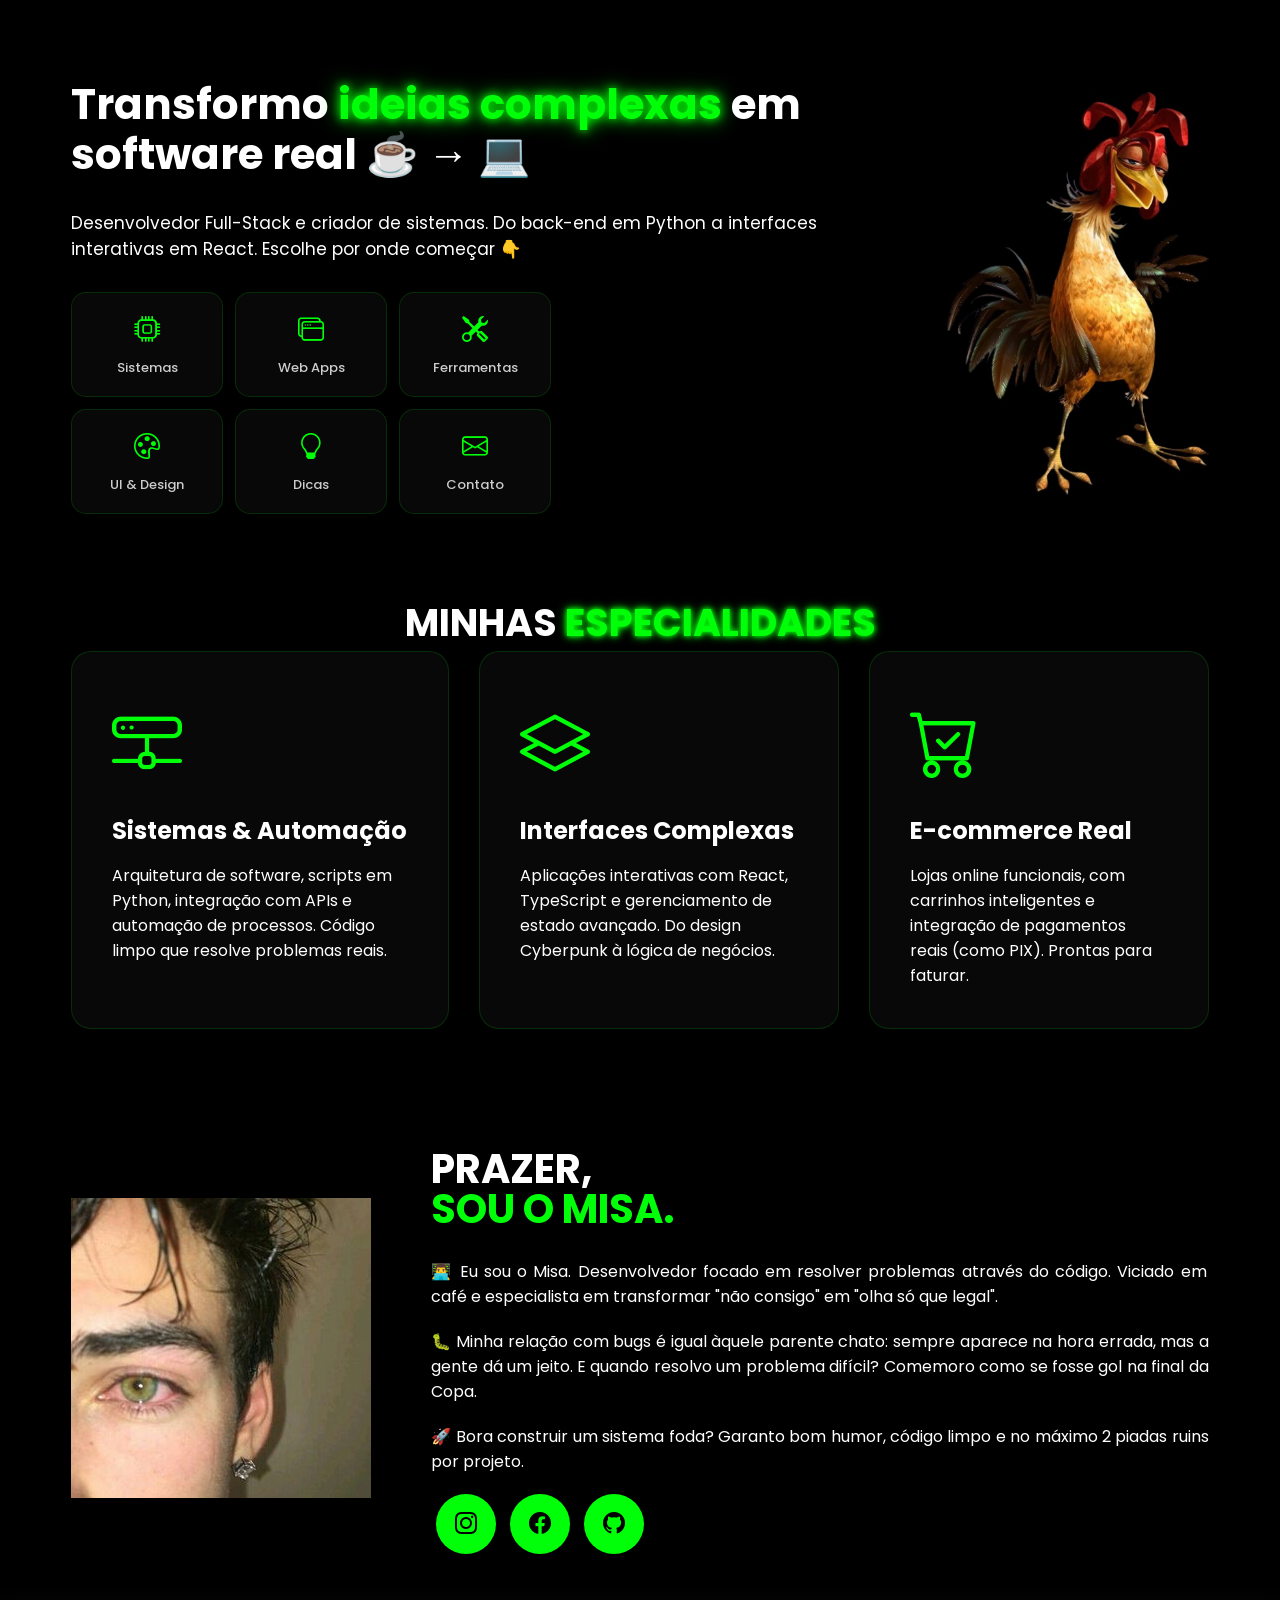
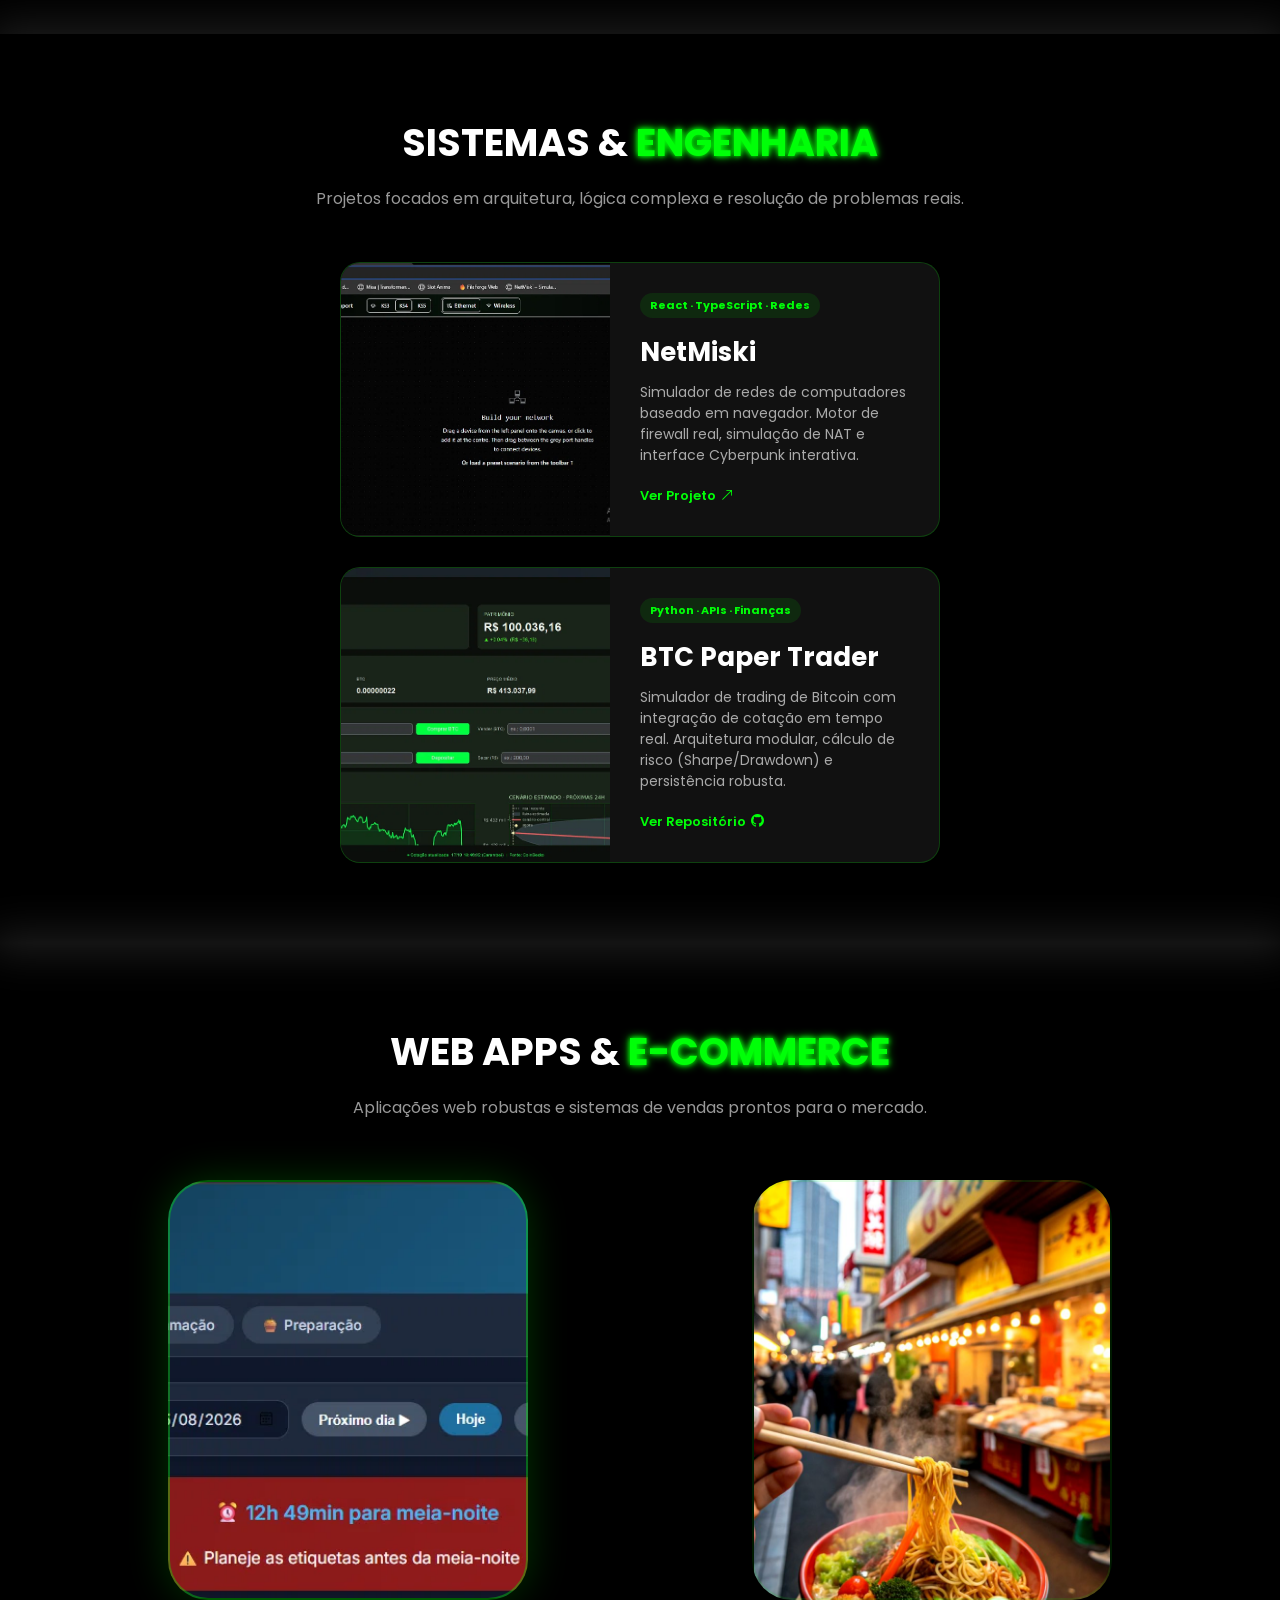
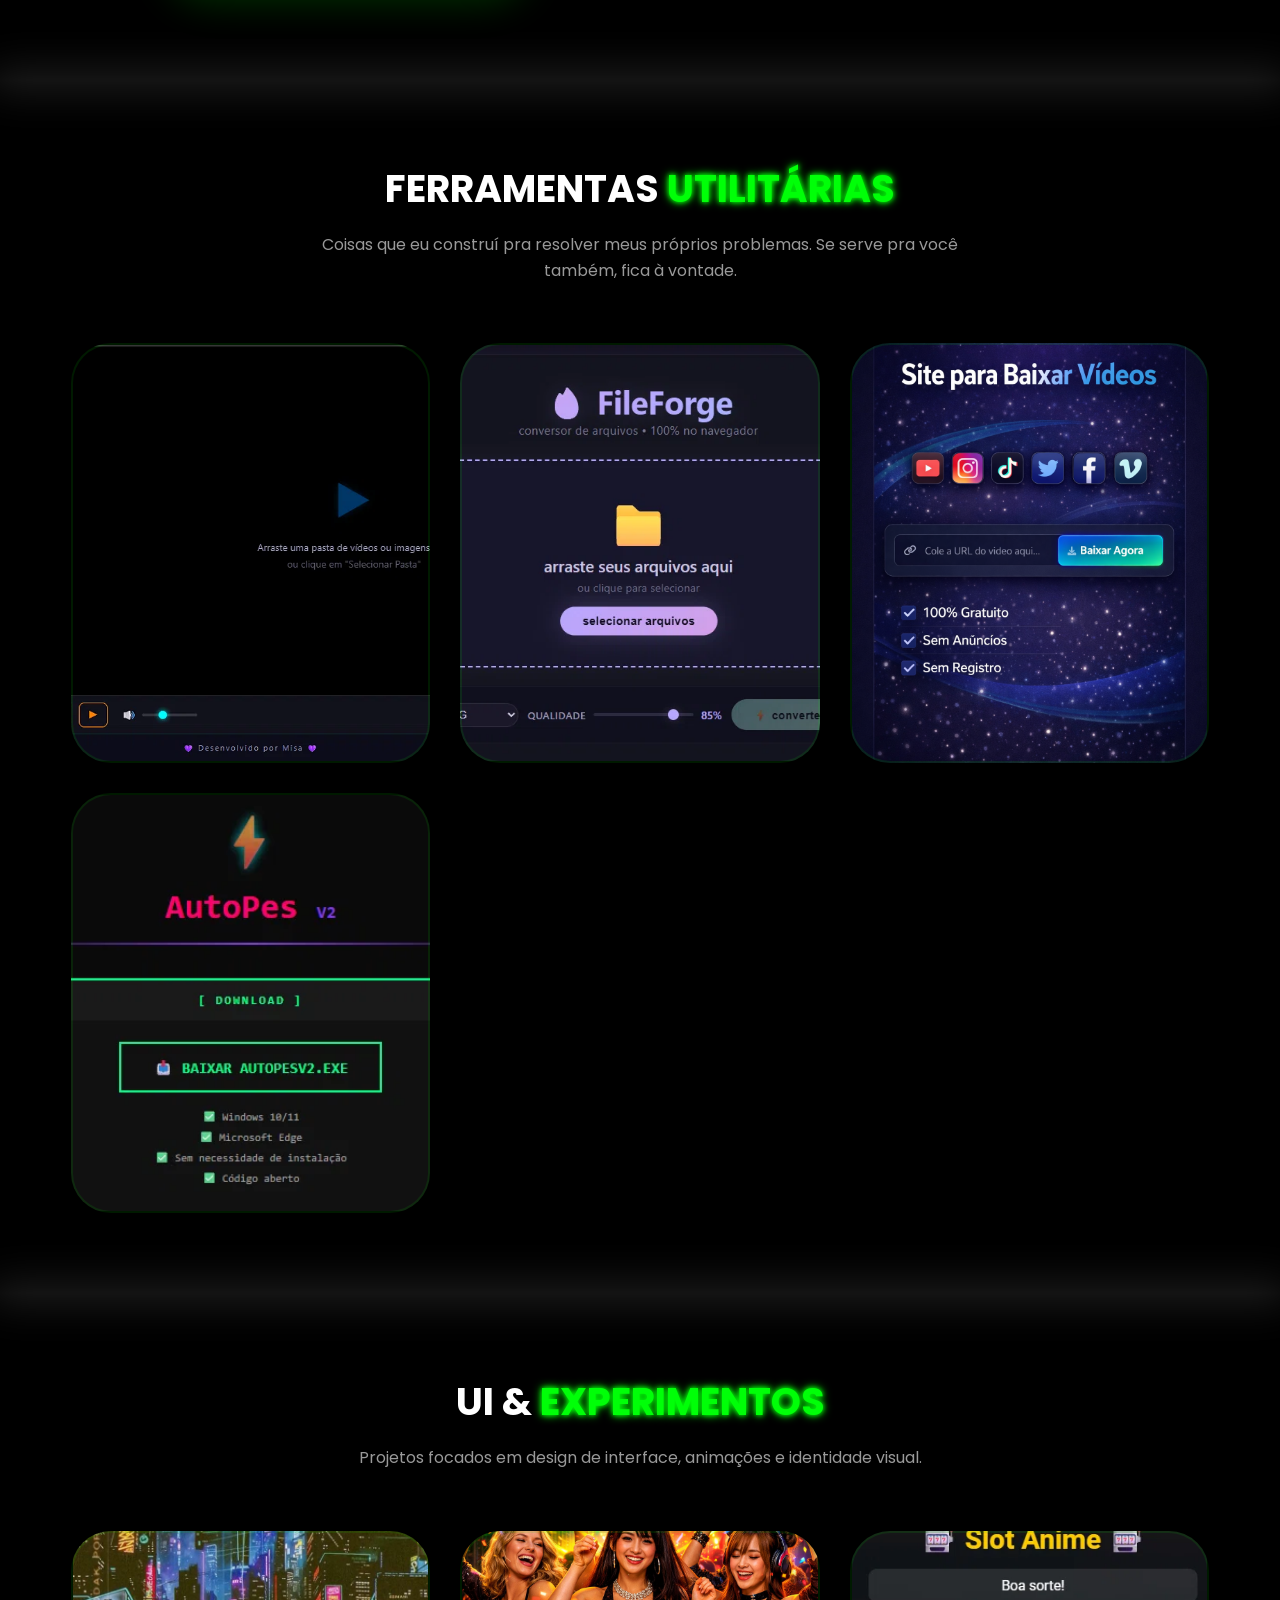
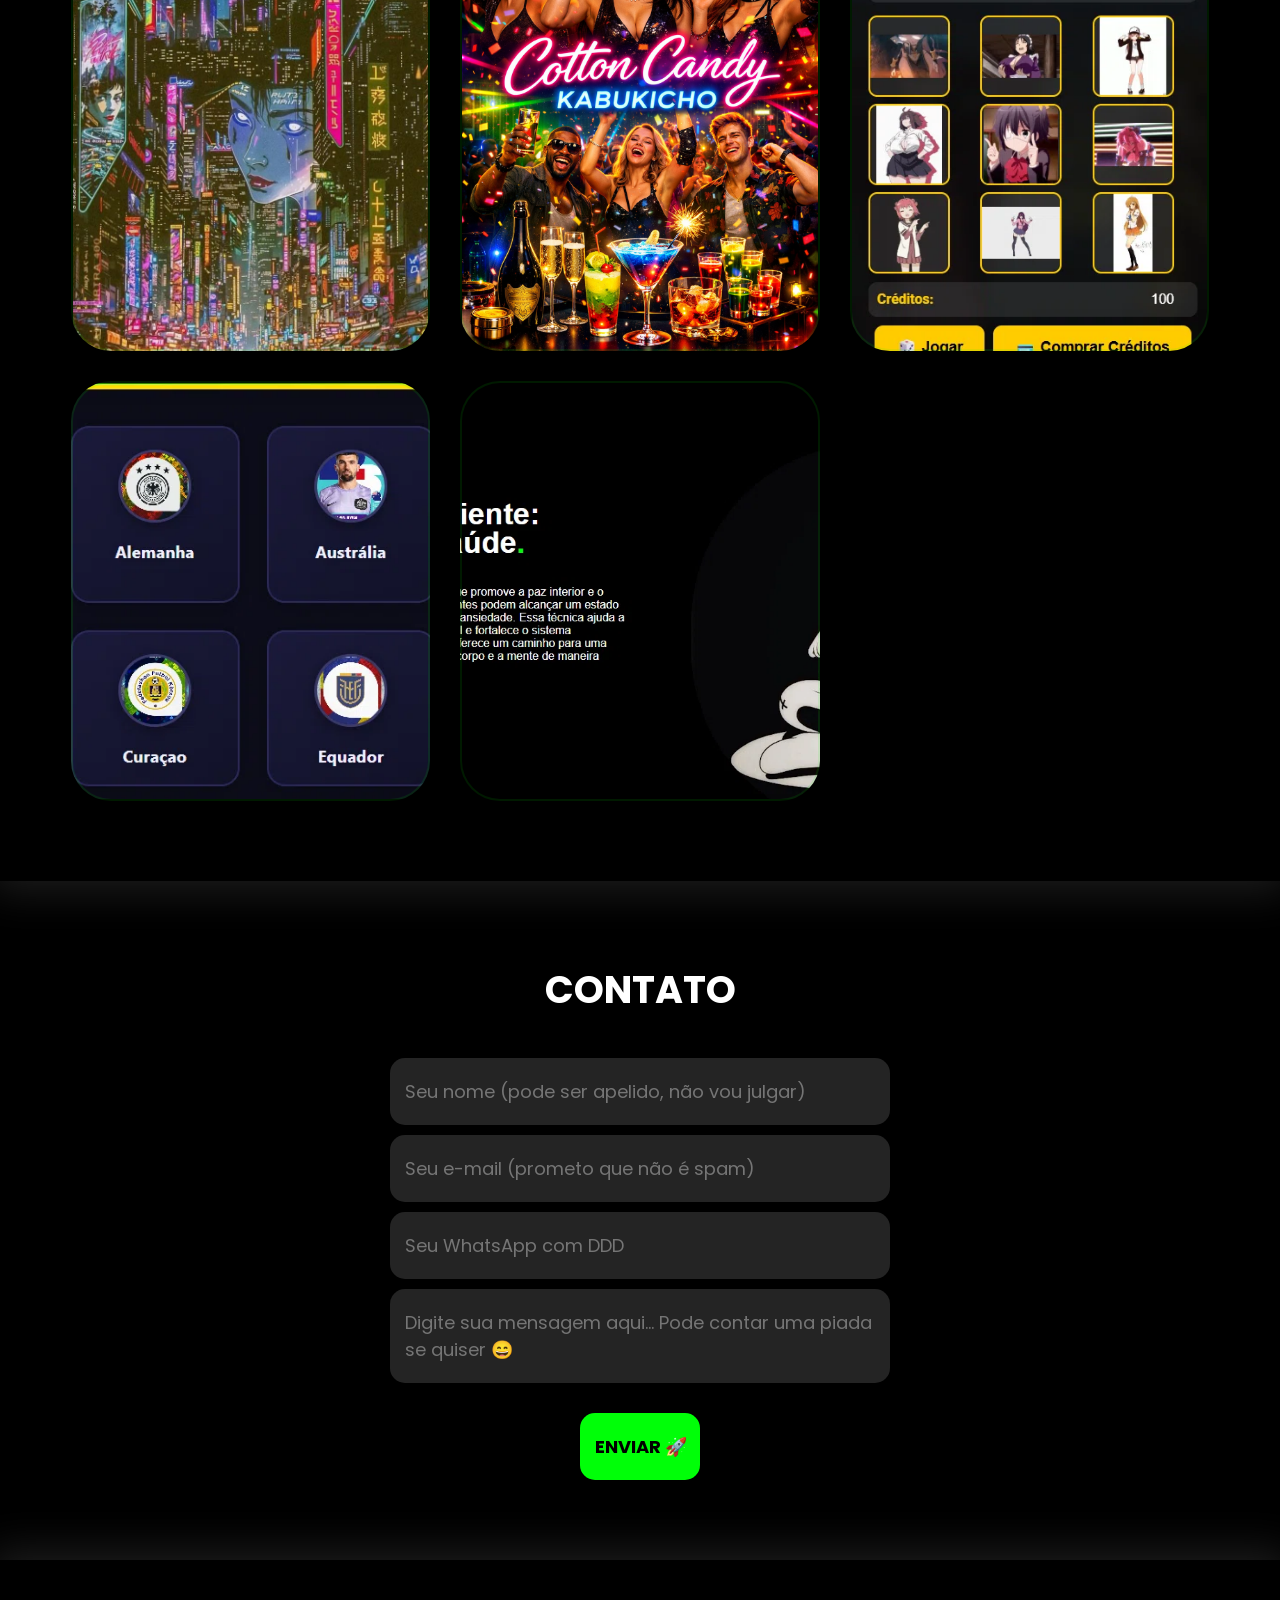
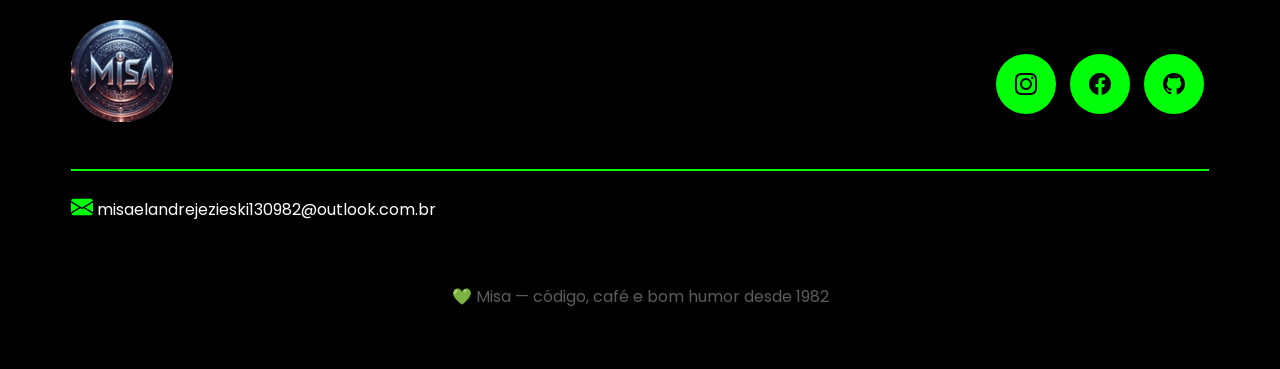
<file: index.html>
<!DOCTYPE html>
<html lang="pt-br">

<head>
    <meta charset="UTF-8">
    <meta name="viewport" content="width=device-width, initial-scale=1.0">
    <meta name="description" content="Misa — Desenvolvedor Full-Stack. Construo sistemas, simuladores interativos e ferramentas de automação.">
    <meta name="author" content="Misael Andrejezieski">
    
    <!-- GOOGLE FONTS -->
    <link rel="preconnect" href="https://fonts.googleapis.com">
    <link rel="preconnect" href="https://fonts.gstatic.com" crossorigin>
    <link href="https://fonts.googleapis.com/css2?family=Parisienne&display=swap" rel="stylesheet">
    <link href="https://fonts.googleapis.com/css2?family=Poppins:wght@300;400;500;600;700;800&display=swap" rel="stylesheet">
    
    <!-- BOOTSTRAP ICONS -->
    <link rel="stylesheet" href="https://cdn.jsdelivr.net/npm/bootstrap-icons@1.10.5/font/bootstrap-icons.css">
    
    <link rel="stylesheet" href="style.css">
    <script src="animar.js" defer></script>

    <title>Misa | Sistemas, Web Apps e Código</title>
</head>

<body>

    <main>
        <!-- ============================================================
             TOPO DO SITE — HERO
             ============================================================ -->
        <section class="topo-do-site" id="topo-do-site">
            <div class="interface">
                <div class="flex">
                    <div class="txt-topo-site">
                        <h1>Transformo <span>ideias complexas</span> em software real ☕ → 💻</h1>
                        <p>Desenvolvedor Full-Stack e criador de sistemas. Do back-end em Python a interfaces interativas em React. Escolhe por onde começar 👇</p>

                        <div class="hero-cards">
                            <a href="#sistemas" class="hero-card">
                                <i class="bi bi-cpu"></i>
                                <span>Sistemas</span>
                            </a>
                            <a href="#web-apps" class="hero-card">
                                <i class="bi bi-window-stack"></i>
                                <span>Web Apps</span>
                            </a>
                            <a href="#ferramentas" class="hero-card">
                                <i class="bi bi-tools"></i>
                                <span>Ferramentas</span>
                            </a>
                            <a href="#ui-experimentos" class="hero-card">
                                <i class="bi bi-palette"></i>
                                <span>UI & Design</span>
                            </a>
                            <a href="https://misaandrejezieski.github.io/infoDicas/#home" target="_blank" rel="noopener noreferrer" class="hero-card">
                                <i class="bi bi-lightbulb"></i>
                                <span>Dicas</span>
                            </a>
                            <a href="#contato" class="hero-card">
                                <i class="bi bi-envelope"></i>
                                <span>Contato</span>
                            </a>
                        </div>
                    </div><!--txt-topo-site-->

                    <div class="img-topo-site">
                        <img src="images/jf001.jpg" alt="Misa programador">
                    </div><!--img-topo-site-->
                </div><!--flex-->
            </div><!--interface-->
        </section><!--topo-do-site-->

        <!-- ============================================================
             ESPECIALIDADES
             ============================================================ -->
        <section class="especialidades" id="especialidade">
            <div class="interface">
                <h2 class="titulo">MINHAS <span>ESPECIALIDADES</span></h2>
                <div class="flex">
                    <div class="especialidades-box">
                        <i class="bi bi-hdd-network"></i>
                        <h3>Sistemas & Automação</h3>
                        <p>Arquitetura de software, scripts em Python, integração com APIs e automação de processos. Código limpo que resolve problemas reais.</p>
                    </div><!--especialidades-box-->

                    <div class="especialidades-box">
                        <i class="bi bi-layers"></i>
                        <h3>Interfaces Complexas</h3>
                        <p>Aplicações interativas com React, TypeScript e gerenciamento de estado avançado. Do design Cyberpunk à lógica de negócios.</p>
                    </div><!--especialidades-box-->

                    <div class="especialidades-box">
                        <i class="bi bi-cart-check"></i>
                        <h3>E-commerce Real</h3>
                        <p>Lojas online funcionais, com carrinhos inteligentes e integração de pagamentos reais (como PIX). Prontas para faturar.</p>
                    </div><!--especialidades-box-->
                </div><!--flex-->
            </div><!--interface-->
        </section><!--especialidades-->

        <!-- ============================================================
             SOBRE
             ============================================================ -->
        <section class="sobre" id="sobre">
            <div class="interface">
                <div class="flex">
                    <div class="img-sobre">
                        <img src="images/me.jpg" alt="Foto do Misa">
                    </div><!--img-sobre-->

                    <div class="txt-sobre">
                        <h2>PRAZER, <span>SOU O MISA.</span></h2>
                        <p>👨‍💻 Eu sou o Misa. Desenvolvedor focado em resolver problemas através do código. Viciado em café e especialista em transformar "não consigo" em "olha só que legal".</p>
                        <p>🐛 Minha relação com bugs é igual àquele parente chato: sempre aparece na hora errada, mas a gente dá um jeito. E quando resolvo um problema difícil? Comemoro como se fosse gol na final da Copa.</p>
                        <p>🚀 Bora construir um sistema foda? Garanto bom humor, código limpo e no máximo 2 piadas ruins por projeto.</p>
                        <div class="btn-social">
                            <a href="https://www.instagram.com/misaelandrejezieski/?hl=pt_BR" target="_blank" rel="noopener noreferrer" aria-label="Instagram"><button><i class="bi bi-instagram"></i></button></a>
                            <a href="https://www.facebook.com/profile.php?id=100034358779961" target="_blank" rel="noopener noreferrer" aria-label="Facebook"><button><i class="bi bi-facebook"></i></button></a>
                            <a href="https://github.com/MisaAndrejezieski" target="_blank" rel="noopener noreferrer" aria-label="GitHub"><button><i class="bi bi-github"></i></button></a>
                        </div><!--btn-social-->
                    </div><!--txt-sobre-->
                </div><!--flex-->
            </div><!--interface-->
        </section><!--sobre-->

        <!-- ============================================================
             SISTEMAS & ENGENHARIA (DESTAQUES)
             ============================================================ -->
        <section class="sistemas" id="sistemas">
            <div class="interface">
                <h2 class="titulo">SISTEMAS & <span>ENGENHARIA</span></h2>
                <p class="subtitulo-secao">Projetos focados em arquitetura, lógica complexa e resolução de problemas reais.</p>
                
                <div class="flex container-destaque">
                    <!-- NetMiski -->
                    <a href="https://netmiski-main.vercel.app/" class="card-destaque" target="_blank" rel="noopener noreferrer">
                        <div class="card-img" style="background-image: url('images/netmiski.webp');"></div>
                        <div class="card-info">
                            <span class="badge">React · TypeScript · Redes</span>
                            <h3>NetMiski</h3>
                            <p>Simulador de redes de computadores baseado em navegador. Motor de firewall real, simulação de NAT e interface Cyberpunk interativa.</p>
                            <span class="btn-ver">Ver Projeto <i class="bi bi-arrow-up-right"></i></span>
                        </div>
                    </a>

                    <!-- BTC Paper Trader -->
                    <a href="https://github.com/MisaAndrejezieski/btc-paper-trader" class="card-destaque" target="_blank" rel="noopener noreferrer">
                        <div class="card-img" style="background-image: url('images/Btc_paper_trader.webp');"></div>
                        <div class="card-info">
                            <span class="badge">Python · APIs · Finanças</span>
                            <h3>BTC Paper Trader</h3>
                            <p>Simulador de trading de Bitcoin com integração de cotação em tempo real. Arquitetura modular, cálculo de risco (Sharpe/Drawdown) e persistência robusta.</p>
                            <span class="btn-ver">Ver Repositório <i class="bi bi-github"></i></span>
                        </div>
                    </a>
                </div>
            </div><!--interface-->
        </section><!--sistemas-->

        <!-- ============================================================
             WEB APPS & E-COMMERCE
             ============================================================ -->
        <section class="web-apps" id="web-apps">
            <div class="interface">
                <h2 class="titulo">WEB APPS & <span>E-COMMERCE</span></h2>
                <p class="subtitulo-secao">Aplicações web robustas e sistemas de vendas prontos para o mercado.</p>
                <div class="flex" id="web-apps-container">
                    
                    <a href="https://pudimflow-o5e2dnl0n-misael-andrejezieskis-projects.vercel.app/" class="img-port destaque" style="background-image: url('images/PudimFlow.webp');" target="_blank" rel="noopener noreferrer">
                        <div class="overlay">🍮 PudimFlow · Gestão Industrial (Lactalis)</div>
                    </a>

                    <a href="https://misaandrejezieski.github.io/NekoLamen/" class="img-port" style="background-image: url('images/Yakisoba\,\ japanese\ Street\ Food!!!.jpg');" target="_blank" rel="noopener noreferrer">
                        <div class="overlay">🍜 NEKOLAMEN · E-commerce com PIX Real</div>
                    </a>

                </div>
            </div><!--interface-->
        </section><!--web-apps-->

        <!-- ============================================================
             FERRAMENTAS
             ============================================================ -->
        <section class="ferramentas" id="ferramentas">
            <div class="interface">
                <h2 class="titulo">FERRAMENTAS <span>UTILITÁRIAS</span></h2>
                <p class="subtitulo-secao">Coisas que eu construí pra resolver meus próprios problemas. Se serve pra você também, fica à vontade.</p>
                <div class="flex" id="ferramentas-container">
                    <a href="https://misaandrejezieski.github.io/NeonOn/" class="img-port" style="background-image: url('images/NeonOn.webp');" target="_blank" rel="noopener noreferrer">
                        <div class="overlay">▶️ NeonOn · Player de pasta</div>
                    </a>

                    <a href="https://fileforge-converter-online.vercel.app/" class="img-port" style="background-image: url('images/FileForge.webp');" target="_blank" rel="noopener noreferrer">
                        <div class="overlay">🔥 FileForge · Conversor</div>
                    </a>

                    <a href="https://misaandrejezieski.github.io/Site-BaixarYou/" class="img-port" style="background-image: url('images/baixaryou-banner.jpg');" target="_blank" rel="noopener noreferrer">
                        <div class="overlay">📥 BaixarYou · Baixador de vídeos</div>
                    </a>

                    <a href="https://auto-pes-v2-d3jlomtlc-misael-andrejezieskis-projects.vercel.app/" class="img-port" style="background-image: url('images/autoPes.webp');" target="_blank" rel="noopener noreferrer">
                        <div class="overlay">🎯 Auto PES V2 · Automação</div>
                    </a>
                </div>
            </div><!--interface-->
        </section><!--ferramentas-->

        <!-- ============================================================
             UI & EXPERIMENTOS
             ============================================================ -->
        <section class="portfolio" id="ui-experimentos">
            <div class="interface">
                <h2 class="titulo">UI & <span>EXPERIMENTOS</span></h2>
                <p class="subtitulo-secao">Projetos focados em design de interface, animações e identidade visual.</p>
                <div class="flex" id="projetos-container">
                    <a href="https://misaandrejezieski.github.io/TechNova/" class="img-port" style="background-image: url('images/BannerTachNova.jpg');" target="_blank" rel="noopener noreferrer">
                        <div class="overlay">✨ TechNova · Estudo de Efeito Visual</div>
                    </a>

                    <a href="https://misaandrejezieski.github.io/Cotton-Candy-Kabukicho/" class="img-port" style="background-image: url('images/banner.png');" target="_blank" rel="noopener noreferrer">
                        <div class="overlay">🌙 Cotton Candy Kabukicho</div>
                    </a>

                    <a href="https://misaandrejezieski.github.io/SlotMadruga/" class="img-port" style="background-image: url('images/SlotAnime.webp');" target="_blank" rel="noopener noreferrer">
                        <div class="overlay">🎰 Slot Madruga</div>
                    </a>

                    <a href="https://misaandrejezieski.github.io/Copa-2026/" class="img-port" style="background-image: url('images/CopadoMundo.webp');" target="_blank" rel="noopener noreferrer">
                        <div class="overlay">⚽ Copa 2026</div>
                    </a>
                    
                    <a href="https://misaandrejezieski.github.io/TRIBB-US-Carambei/" class="img-port" style="background-image: url('images/Thribbus.webp');" target="_blank" rel="noopener noreferrer">
                        <div class="overlay">🧘 TRIBB US Carambei</div>
                    </a>
                </div>
            </div><!--interface-->
        </section><!--portfolio-->

        <!-- ============================================================
             CONTATO
             ============================================================ -->
        <section class="formulario" id="contato">
            <div class="interface">
                <h2 class="titulo">CONTATO</h2>

                <form id="form-contato">
                    <input type="text" id="campo-nome" name="nome" placeholder="Seu nome (pode ser apelido, não vou julgar)" required>
                    <input type="email" id="campo-email" name="email" placeholder="Seu e-mail (prometo que não é spam)" required>
                    <input type="tel" id="campo-whatsapp" name="whatsapp" placeholder="Seu WhatsApp com DDD">
                    <textarea id="campo-mensagem" name="mensagem" placeholder="Digite sua mensagem aqui... Pode contar uma piada se quiser 😄" required></textarea>
                    <div class="btn-enviar"><input type="submit" value="ENVIAR 🚀"></div>
                </form>
            </div><!--interface-->
        </section><!--formulario-->

    </main>

    <footer>
        <div class="interface">
            <div class="line-footer">
                <div class="flex">
                    <div class="logo-footer">
                        <img src="images/logo-001.png" alt="Logotipo Misa">
                    </div><!--logo-footer-->
                    <div class="btn-social">
                        <a href="https://www.instagram.com/misaelandrejezieski/?hl=pt_BR" target="_blank" rel="noopener noreferrer" aria-label="Instagram"><button><i class="bi bi-instagram"></i></button></a>
                        <a href="https://www.facebook.com/profile.php?id=100034358779961" target="_blank" rel="noopener noreferrer" aria-label="Facebook"><button><i class="bi bi-facebook"></i></button></a>
                        <a href="https://github.com/MisaAndrejezieski" target="_blank" rel="noopener noreferrer" aria-label="GitHub"><button><i class="bi bi-github"></i></button></a>
                    </div><!--btn-social-->
                </div>
            </div><!--line-footer-->

            <div class="line-footer borda">
                <p><i class="bi bi-envelope-fill"></i> <a href="mailto:misaelandrejezieski130982@outlook.com.br">misaelandrejezieski130982@outlook.com.br</a></p>
            </div><!--line-footer-->
            
            <div class="line-footer">
                <p style="color: #5c5c5c; text-align: center; margin-top: 20px;">💚 Misa — código, café e bom humor desde 1982</p>
            </div>
        </div><!--interface-->
    </footer>

</body>

</html>
</file>
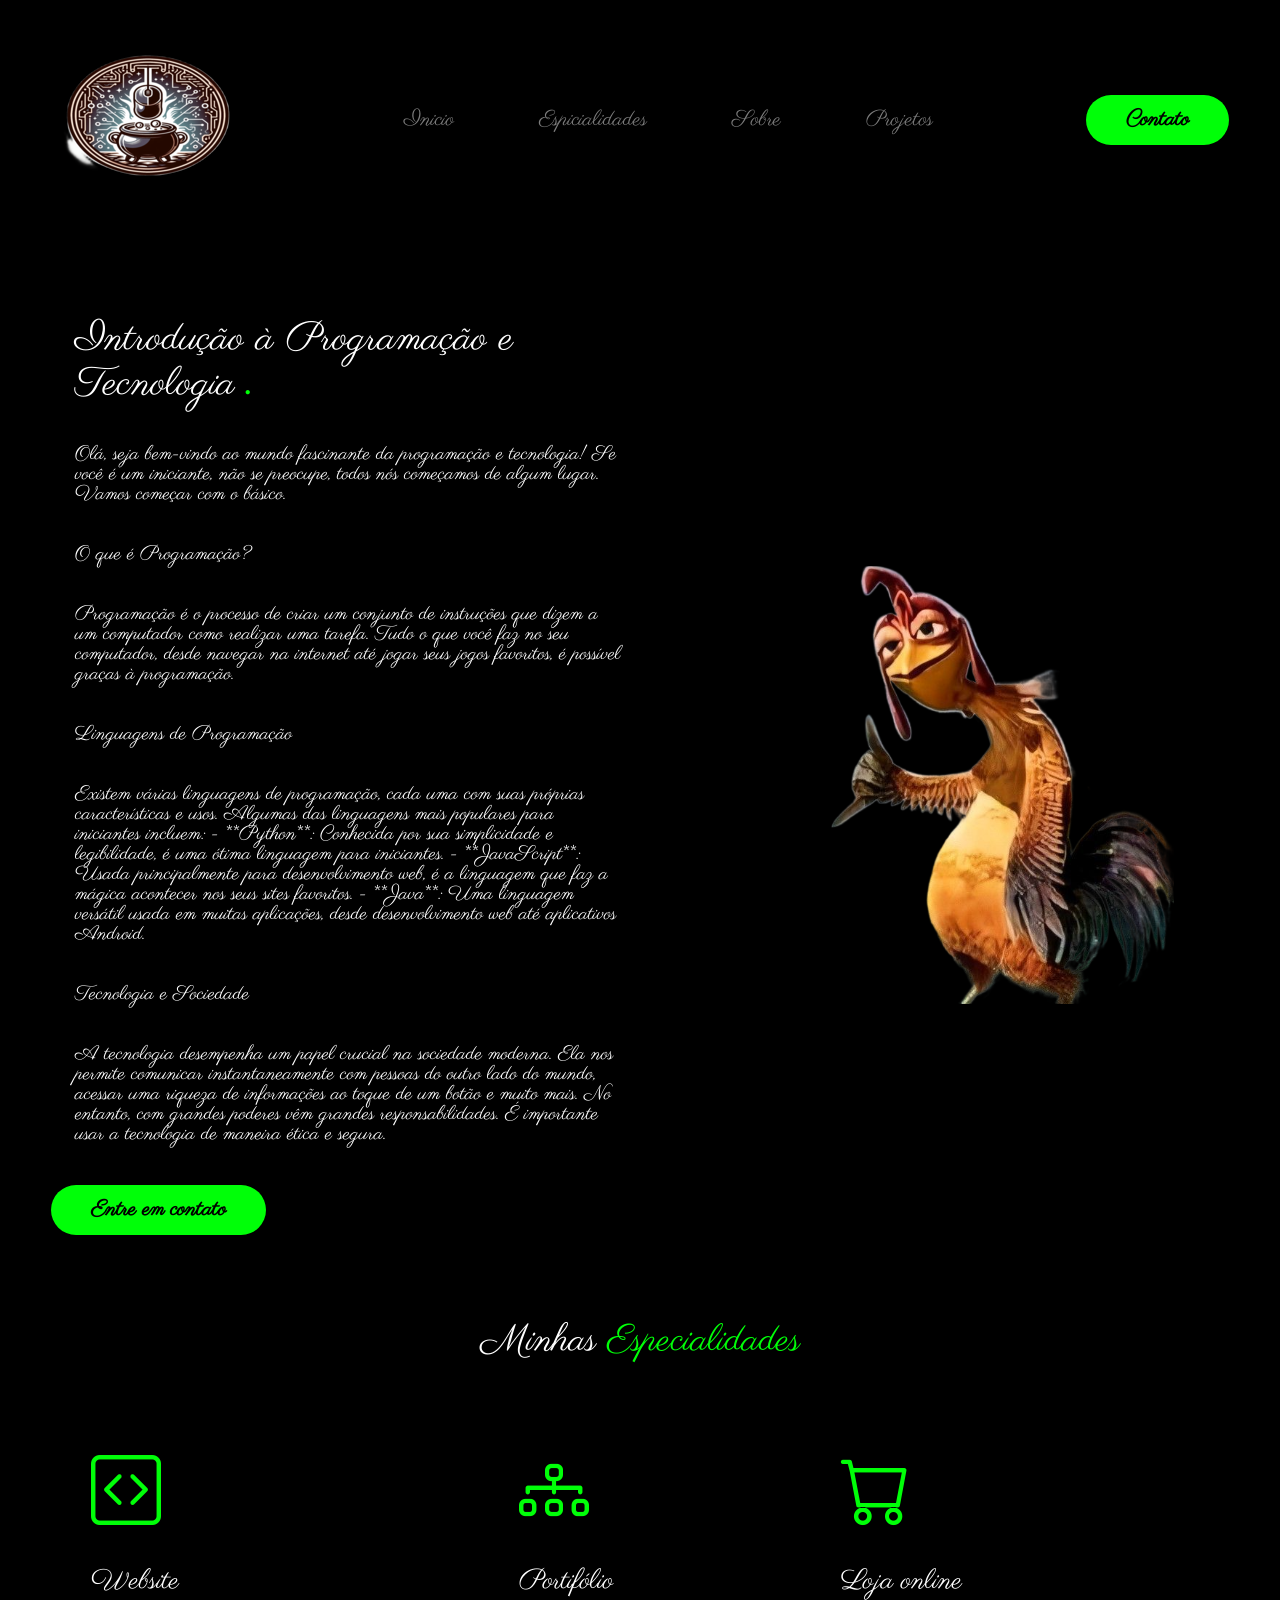
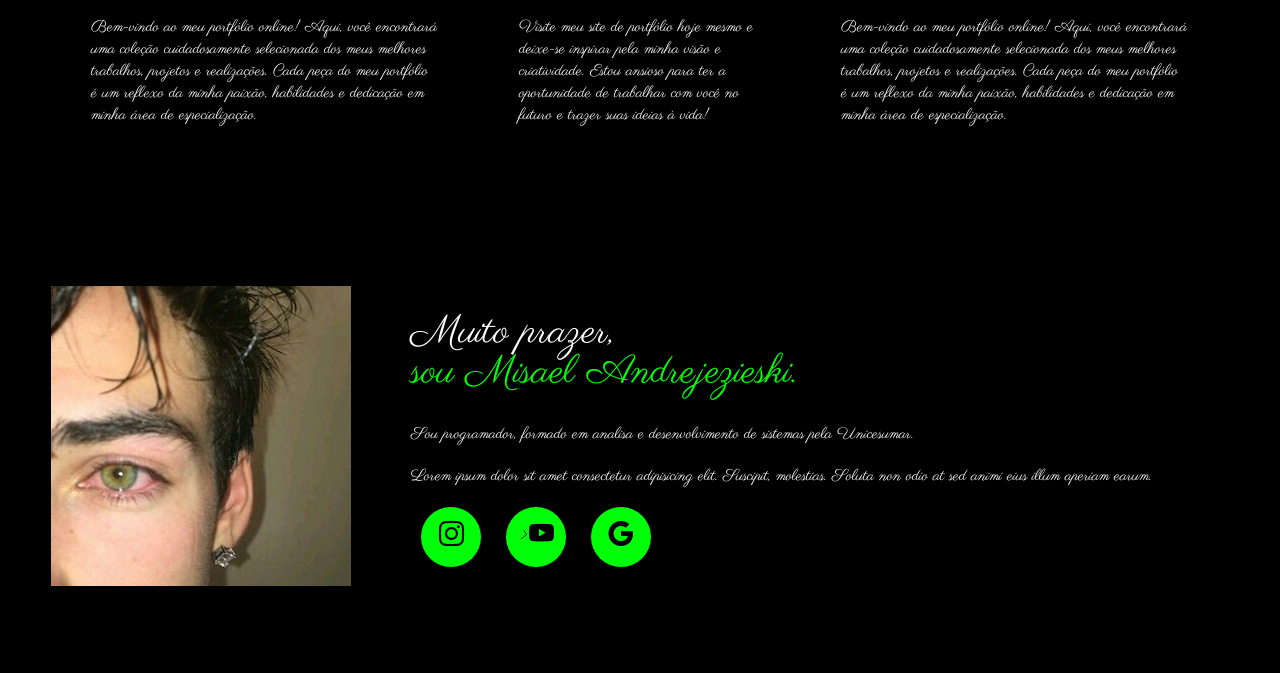
<file: Misa-site/index.html>
<!DOCTYPE html>
<html lang="pt">

<head>
    <meta charset="UTF-8">
    <meta name="viewport" content="width=device-width, initial-scale=1.0">
    <!-- GOOGLE FONTS -->
    <link rel="preconnect" href="https://fonts.googleapis.com">
    <link rel="preconnect" href="https://fonts.gstatic.com" crossorigin>
    <link href="https://fonts.googleapis.com/css2?family=Parisienne&display=swap" rel="stylesheet">
    <!-- FIM GOOGLE FONTS -->
    <!-- BOOTSTRAP-ICONS -->
    <link rel="stylesheet" href="https://cdn.jsdelivr.net/npm/bootstrap-icons@1.11.3/font/bootstrap-icons.min.css">
    <!-- FIM BOOTSTRAP-ICONS -->
    <link rel="stylesheet" href="style.css">

    <title>Agência Misa</title>
</head>

<body>
    <header>
        <div class="interface">
            <div class="logo">
                <a href="">
                    <img src="images/logo.png" alt="misa">
                </a><!--logo-->
            </div>

            <nav class="meu_desktop">
                <ul>
                    <li><a href="">Inicio</a></li>
                    <li><a href="">Espicialidades</a></li>
                    <li><a href="">Sobre</a></li>
                    <li><a href="">Projetos</a></li>
                </ul>
            </nav>

            <div class="btn-contato">
                <div class="a">
                    <button>Contato</button>
                </div>
            </div>

        </div> <!--interface-->
    </header>

    <main>
        <section class="topo-do-site">
            <div class="interface">
                <div class="flex">
                    <div class="txt-topo-do-site">
                        <h1>
                            Introdução à Programação e Tecnologia<span>.</span>
                        </h1>
                        <p>
                            Olá, seja bem-vindo ao mundo fascinante da programação e tecnologia! Se você é um iniciante,
                            não se preocupe, todos nós começamos de algum lugar. Vamos começar com o básico.</p>

                        <p> O que é Programação?</p> 
                        <p>
                            Programação é o processo de criar um conjunto de instruções que dizem a um computador como
                            realizar uma tarefa. Tudo o que você faz no seu computador, desde navegar na internet até
                            jogar seus jogos favoritos, é possível graças à programação.
                        </p>
                        <p> Linguagens de Programação</p>  
                        <p> 
                            Existem várias linguagens de programação, cada uma com suas próprias características e usos.
                            Algumas das linguagens mais populares para iniciantes incluem:

                            - **Python**: Conhecida por sua simplicidade e legibilidade, é uma ótima linguagem para
                            iniciantes.
                            - **JavaScript**: Usada principalmente para desenvolvimento web, é a linguagem que faz a
                            mágica acontecer nos seus sites favoritos.
                            - **Java**: Uma linguagem versátil usada em muitas aplicações, desde desenvolvimento web até
                            aplicativos Android.
                        </p>
                        <p> Tecnologia e Sociedade</p>
                        <p>
                            A tecnologia desempenha um papel crucial na sociedade moderna. Ela nos permite comunicar
                            instantaneamente com pessoas do outro lado do mundo, acessar uma riqueza de informações ao
                            toque de um botão e muito mais. No entanto, com grandes poderes vêm grandes
                            responsabilidades. É importante usar a tecnologia de maneira ética e segura.
                        </p>
                        </p><!-- txt-topo-do-site -->

                        <div class="btn-contato">
                            <a href="a">
                                <button>
                                    Entre em contato
                                </button>
                            </a>
                        </div>
                    </div><!-- txt-topo-site  -->

                    <div class="img-topo-do-site">
                        <img src="images/me003.png"alt="Misa">
                    </div><!-- img-topo-site -->
                </div><!-- flex -->
            </div><!-- interface -->
        </section><!-- topo-do-site -->
    </main><!-- topo-do-site -->

    <section class="especialidades"><!-- especialidades -->
        <div class="interface">
            <h2 class="titulo">
                Minhas <span>Especialidades</span>
            </h2>
            <div class="flex"> <!-- flex -->
                <div class="especialidades-box"><!-- especialidades-box 1-->
                    <i class="bi bi-code-square"></i>
                    <H3>Website</H3>
                    <p>
                        Bem-vindo ao meu portfólio online! Aqui, você encontrará uma coleção cuidadosamente selecionada dos meus melhores trabalhos, projetos e realizações. Cada peça do meu portfólio é um reflexo da minha paixão, habilidades e dedicação em minha área de especialização.
                    </p>
                </div><!-- fim especialidades-box 1 -->
            
                <div class="especialidades-box"><!-- especialidades-box 2 -->
                    <i class="bi bi-diagram-3"></i>
                    <H3>Portifólio</H3>
                    <p>
                        Visite meu site de portfólio hoje mesmo e deixe-se inspirar pela minha visão e criatividade. Estou ansioso para ter a oportunidade de trabalhar com você no futuro e trazer suas ideias à vida!
                    </p><!-- fim paragrafo -->
                </div><!-- fim especialidades-box 2 -->
            
                <div class="especialidades-box"><!-- especialidades-box 3-->
                    <i class="bi bi-cart"></i>
                    <H3>Loja online</H3>
                    <p>
                        Bem-vindo ao meu portfólio online! Aqui, você encontrará uma coleção cuidadosamente selecionada dos meus melhores trabalhos, projetos e realizações. Cada peça do meu portfólio é um reflexo da minha paixão, habilidades e dedicação em minha área de especialização.
                    </p><!-- fim paragrafo -->
                </div><!-- fim especialidades-box 3 -->

            </div> <!-- Fim flex -->

        </div><!-- Fim interface -->
    </section><!-- Fim Especialidades-->

    <section class="sobre">
        <div class="interface">
            <div class="flex">
                <div class="img-sobre">
                    <img src="images/me.jpg" alt="minha foto">
                </div><!-- fim img-sobre -->

                <div class="txt-sobre">
                    <h2>
                        Muito prazer, <span>sou Misael Andrejezieski.</span>
                    </h2>

                    <p>
                        Sou programador, formado em analisa e desenvolvimento de sistemas pela Unicesumar.
                    </p>
                    <p>
                        Lorem ipsum dolor sit amet consectetur adipisicing elit. Suscipit, molestias. Soluta non odio at sed animi eius illum aperiam earum.
                    </p>

                    <div class="btn-social">
                        <a href="https://www.instagram.com/misaelandrejezieski/?hl=pt_BR"><button><i class="bi bi-instagram"></i></button></a>
                        <a href="https://www.youtube.com/channel/UCu3YeYjOumKg0Pt5sYDbmVQ"><button>><i class="bi bi-youtube"></i></button></a>
                        <a href="https://sites.google.com/view/misa-misa/home"><button><i class="bi bi-google"></i></button></a>
                    </div>

                </div><!-- fim txt-sobre -->
            </div> <!-- fim flex -->
        </div><!-- fim interface -->
    </section><!-- fim sobre -->

</body>

</html>
</file>
<file: style.css>
/* ESTILO GERAL */
* {
    margin: 0;
    padding: 0;
    box-sizing: border-box;
    font-family: 'Poppins', sans-serif;
}

body {
    background-color: #000;
    min-height: 100vh;
    overflow-x: hidden; /* Impede rolagem lateral indesejada */
}

.interface {
    max-width: 1280px;
    margin: 0 auto;
    padding: 0 20px; /* Garante respiro nas laterais no mobile */
}

.flex {
    display: flex;
}

h2.titulo {
    color: #fff;
    font-size: 38px;
    text-align: center;
}

h2.titulo span {
    color: #00FF08;
    text-shadow: 0 0 5px #00FF08, 0 0 10px #00FF08;
}

.subtitulo-secao {
    color: #999;
    text-align: center;
    margin-top: 15px;
    font-size: 16px;
    max-width: 700px;
    margin-left: auto;
    margin-right: auto;
    line-height: 1.6;
}

button:hover,
form .btn-enviar input:hover {
    box-shadow: 0px 0px 15px #00ff08;
    transform: scale(1.05);
}

/* ============================================================
   TOPO DO SITE — HERO
   ============================================================ */
section.topo-do-site {
    padding: 80px 4% 40px;
}

section.topo-do-site .flex {
    align-items: center;
    justify-content: center;
    gap: 90px;
}

.topo-do-site h1 {
    color: #fff;
    font-size: 42px;
    line-height: 50px;
}

.topo-do-site .txt-topo-site h1 span {
    color: #00FF08;
    text-shadow: 0 0 10px #00FF08, 0 0 20px #00FF08;
    animation: pisca 1.5s infinite alternate;
}

@keyframes pisca {
    0% { opacity: 0.7; text-shadow: 0 0 5px #00FF08; }
    100% { opacity: 1; text-shadow: 0 0 20px #00FF08, 0 0 30px #00FF08; }
}

.topo-do-site .txt-topo-site p {
    color: #fff;
    margin: 30px 0;
    font-size: 17px;
}

.topo-do-site .img-topo-site img {
    position: relative;
    animation: flutuar 2s ease-in-out infinite alternate;
    max-width: 100%;
    height: auto;
}

@keyframes flutuar {
    0% { top: 0; }
    100% { top: 30px; }
}

/* HERO CARDS */
.hero-cards {
    display: grid;
    grid-template-columns: repeat(3, 1fr);
    gap: 12px;
    margin-top: 30px;
    max-width: 480px;
}

.hero-card {
    display: flex;
    flex-direction: column;
    align-items: center;
    gap: 8px;
    padding: 18px 12px;
    background: rgba(255, 255, 255, 0.03);
    border: 1px solid rgba(0, 255, 8, 0.15);
    border-radius: 15px;
    text-decoration: none;
    color: #ccc;
    transition: .3s;
    text-align: center;
}

.hero-card i {
    font-size: 26px;
    color: #00FF08;
}

.hero-card span {
    font-size: 13px;
    font-weight: 500;
}

.hero-card:hover {
    background: rgba(0, 255, 8, 0.08);
    border-color: rgba(0, 255, 8, 0.5);
    transform: translateY(-3px);
    box-shadow: 0 0 20px rgba(0, 255, 8, 0.25);
    color: #fff;
}

/* ============================================================
   ESPECIALIDADES E SOBRE
   ============================================================ */
section.especialidades {
    padding: 40px 4%;
}

section.especialidades .flex {
    gap: 30px;
}

.especialidades .especialidades-box {
    color: #fff;
    padding: 40px;
    border-radius: 20px;
    transition: .3s;
    background: rgba(255, 255, 255, 0.03);
    backdrop-filter: blur(5px);
    border: 1px solid rgba(0, 255, 8, 0.15);
}

.especialidades .especialidades-box:hover {
    transform: scale(1.05);
    box-shadow: 0 0 30px rgba(0, 255, 8, 0.3);
    border-color: rgba(0, 255, 8, 0.5);
}

.especialidades .especialidades-box i {
    font-size: 70px;
    color: #00FF08;
}

.especialidades .especialidades-box h3 {
    font-size: 24px;
    margin: 15px 0;
}

section.sobre {
    padding: 80px 4%;
}

section.sobre .flex {
    align-items: center;
    gap: 60px;
}

.sobre .txt-sobre {
    color: #fff;
}

.sobre .txt-sobre h2 {
    font-size: 40px;
    line-height: 40px;
    margin-bottom: 30px;
}

.sobre .txt-sobre h2 span {
    color: #00FF08;
    display: block;
}

.sobre .txt-sobre p {
    margin: 20px 0;
    text-align: justify;
}

.btn-social {
    margin-top: 20px;
}

.btn-social button {
    width: 60px;
    height: 60px;
    border-radius: 50%;
    border: none;
    background-color: #00FF08;
    font-size: 22px;
    cursor: pointer;
    margin: 0 5px;
    transition: .2s;
}

.btn-social button:hover {
    transform: scale(1.1);
    box-shadow: 0 0 15px #00FF08;
}

/* ============================================================
   NOVA SEÇÃO: SISTEMAS & ENGENHARIA (Cards de Destaque)
   ============================================================ */
section.sistemas {
    padding: 80px 4%;
    box-shadow: 0 0 40px 10px #ffffff1d;
}

.container-destaque {
    display: flex;
    gap: 30px;
    margin-top: 50px;
    justify-content: center;
    flex-wrap: wrap;
}

.card-destaque {
    display: flex;
    flex-direction: row;
    background: #111;
    border: 1px solid rgba(0, 255, 8, 0.2);
    border-radius: 20px;
    overflow: hidden;
    text-decoration: none;
    width: 100%;
    max-width: 600px;
    transition: .4s;
    color: #fff;
}

.card-destaque:hover {
    border-color: #00FF08;
    box-shadow: 0 0 30px rgba(0, 255, 8, 0.15);
    transform: translateY(-5px);
}

.card-destaque .card-img {
    width: 45%;
    background-size: cover;
    background-position: center;
    background-repeat: no-repeat;
    min-height: 250px;
}

.card-destaque .card-info {
    padding: 30px;
    width: 55%;
    display: flex;
    flex-direction: column;
    justify-content: center;
}

.card-destaque .badge {
    display: inline-block;
    font-size: 11px;
    font-weight: 700;
    color: #00FF08;
    background: rgba(0, 255, 8, 0.1);
    padding: 4px 10px;
    border-radius: 20px;
    margin-bottom: 15px;
    align-self: flex-start;
}

.card-destaque h3 {
    font-size: 26px;
    margin-bottom: 10px;
}

.card-destaque p {
    font-size: 14px;
    color: #aaa;
    line-height: 1.5;
    margin-bottom: 20px;
}

.card-destaque .btn-ver {
    font-size: 13px;
    color: #00FF08;
    font-weight: 600;
    display: flex;
    align-items: center;
    gap: 5px;
}

/* ============================================================
   SEÇÕES DE CARDS (WEB APPS / FERRAMENTAS / UI)
   ============================================================ */
section.web-apps,
section.ferramentas,
section.portfolio {
    padding: 80px 4%;
    box-shadow: 0 0 40px 10px #ffffff1d;
}

#web-apps-container,
#ferramentas-container,
#projetos-container {
    display: grid;
    grid-template-columns: repeat(auto-fit, minmax(280px, 1fr));
    gap: 30px;
    justify-items: center;
    align-items: center;
    margin-top: 60px;
}

#web-apps-container .img-port,
#ferramentas-container .img-port,
#projetos-container .img-port {
    width: 100%;
    max-width: 360px;
    height: 420px;
    background-size: cover;
    background-position: center;
    background-repeat: no-repeat;
    transition: 1s ease;
    border-radius: 40px;
    position: relative;
    border: 2px solid rgba(0, 255, 8, 0.1);
    display: block;
    text-decoration: none;
    color: inherit;
}

#web-apps-container .img-port.destaque {
    border: 2px solid rgba(0, 255, 8, 0.35);
    box-shadow: 0 0 40px rgba(0, 255, 8, 0.2);
}

#web-apps-container .img-port:hover,
#ferramentas-container .img-port:hover,
#projetos-container .img-port:hover {
    background-position: 100% 100%;
    border-color: rgba(0, 255, 8, 0.5);
    box-shadow: 0 0 30px rgba(0, 255, 8, 0.25);
}

#web-apps-container .img-port .overlay,
#ferramentas-container .img-port .overlay,
#projetos-container .img-port .overlay {
    position: absolute;
    top: 0;
    left: 0;
    width: 100%;
    height: 100%;
    background-color: rgba(0, 0, 0, 0.75);
    border-radius: 38px;
    display: flex;
    align-items: center;
    justify-content: center;
    font-size: 22px;
    font-weight: 600;
    color: #fff;
    text-align: center;
    padding: 20px;
    opacity: 0;
    transition: 0.5s;
}

#web-apps-container .img-port .overlay:hover,
#ferramentas-container .img-port .overlay:hover,
#projetos-container .img-port .overlay:hover {
    opacity: 1;
}

/* ============================================================
   FORMULÁRIO E RODAPÉ
   ============================================================ */
section.formulario {
    padding: 80px 4%;
}

form {
    max-width: 500px;
    margin: 0 auto;
    display: flex;
    flex-direction: column;
    gap: 10px;
    margin-top: 40px;
}

form input,
form textarea {
    width: 100%;
    background-color: #242424;
    border: 0;
    outline: 0;
    padding: 20px 15px;
    border-radius: 15px;
    color: #fff;
    font-size: 18px;
    transition: .2s;
}

form input:focus,
form textarea:focus {
    box-shadow: 0 0 10px #00FF08;
    background-color: #2a2a2a;
}

form textarea {
    resize: none;
    max-height: 200px;
}

form .btn-enviar {
    margin-top: 20px;
    text-align: center;
}

form .btn-enviar input {
    width: 120px;
    background-color: #00FF08;
    color: #000;
    font-weight: 700;
    cursor: pointer;
    transition: .2s;
}

footer {
    padding: 40px 4%;
    box-shadow: 0 0 40px 10px #ffffff1d;
}

footer .flex {
    justify-content: space-between;
    align-items: center;
}

footer .line-footer {
    padding: 20px 0;
}

.borda {
    border-top: 2px solid #00FF08;
    margin-top: 20px;
}

footer .line-footer p i {
    color: #00FF08;
    font-size: 22px;
}

footer .line-footer p a {
    color: #fff;
    text-decoration: none;
}

/* ============================================================
   RESPONSIVIDADE (Ajustada para evitar quebra)
   ============================================================ */
@media screen and (max-width: 1020px) {
    .flex {
        flex-direction: column;
    }

    .topo-do-site .flex {
        flex-direction: column-reverse;
    }

    section.topo-do-site {
        padding: 40px 8%;
        text-align: center;
    }

    .hero-cards {
        margin: 30px auto 0 auto;
    }

    h2.titulo {
        font-size: 34px;
        line-height: 40px;
    }

    .topo-do-site h1 {
        font-size: 32px;
        line-height: 42px;
    }

    section.especialidades {
        padding: 40px 8%;
    }

    section.sobre {
        padding: 80px 8%;
    }

    .sobre .txt-sobre h2 {
        font-size: 34px;
        line-height: 35px;
        text-align: center;
    }
    
    .btn-social {
        text-align: center;
    }

    .img-sobre img {
        width: 100%;
        max-width: 400px;
        margin: 0 auto;
        display: block;
    }

    section.sistemas,
    section.web-apps,
    section.ferramentas,
    section.portfolio {
        padding: 60px 8%;
    }

    .card-destaque {
        flex-direction: column;
        max-width: 100%;
    }

    .card-destaque .card-img {
        width: 100%;
        height: 250px;
    }

    .card-destaque .card-info {
        width: 100%;
        padding: 20px;
    }

    #web-apps-container,
    #ferramentas-container,
    #projetos-container {
        grid-template-columns: repeat(auto-fit, minmax(250px, 1fr));
        gap: 25px;
    }
    
    #web-apps-container .img-port,
    #ferramentas-container .img-port,
    #projetos-container .img-port {
        height: 320px;
        max-width: 100%;
    }

    footer .flex {
        flex-direction: column;
        gap: 30px;
        text-align: center;
    }
}

@media screen and (max-width: 600px) {
    .hero-cards {
        grid-template-columns: repeat(2, 1fr);
    }

    #web-apps-container,
    #ferramentas-container,
    #projetos-container {
        grid-template-columns: 1fr;
        gap: 25px;
    }
    
    #web-apps-container .img-port,
    #ferramentas-container .img-port,
    #projetos-container .img-port {
        max-width: 100%;
        height: 280px;
    }

    .topo-do-site h1 {
        font-size: 26px;
        line-height: 35px;
    }

    h2.titulo {
        font-size: 28px;
    }

    .especialidades .especialidades-box {
        padding: 25px;
    }

    .especialidades .especialidades-box i {
        font-size: 50px;
    }

    .especialidades .especialidades-box h3 {
        font-size: 20px;
    }

    .btn-social button {
        width: 50px;
        height: 50px;
        font-size: 18px;
    }

    form input,
    form textarea {
        font-size: 16px;
        padding: 15px 12px;
    }
}
</file>
<file: Misa-site/style.css>
*{
    margin: 0;
    padding: 0;
    box-sizing: border-box;
    font-family: "Parisienne", cursive;
    font-weight: 400;
    font-style: normal;    
}

body{
    background-color: #000;
    height: 100vh;
}

.interface{
    max-width: 1280px;
    margin: auto;
}

.flex{
    display: flex;
}

.btn-contato button{
    padding: 10px 40px;
    font-size: 22px;
    font-weight: 600;
    background-color:#00ff08;
    border: 0;
    border-radius: 30px;
    cursor: pointer;
}

h2.titulo{
    color: #fff;
    font-size: 38px;
    text-align: center;
}

h2.titulo span{
    color: #00ff08;
}

button:hover{
    box-shadow: 0px 0px 8px #01ff09;
    transition: 1.2s;
}

/* Estilo do cabeçalho */

header{
    padding: 40px 4%;
}

header > .interface{
    display: flex;
    align-items: center;
    justify-content: space-between;
}

header a{
    color: #7d7d7d;
    text-decoration: none;
    font-size: 22px;
    display: inline-block;
}

header a:hover{
    color: #fff;
    transform: scale(1.4) ;
    transition: 1.2s;
}

header .btn-contato button:hover{
    box-shadow: 0px 0px 8px #01ff09;
    transform: scale(1.4) ;
    transition: 1.2s;
}

header .interface .logo:hover{
    box-shadow: 0 0 20px #00ff08;
    transform: scale(1);
    transition: 1.2s;
    border-radius: 50%;
}

header nav ul{
    list-style-type: none;
}

header nav ul li{
    display: inline-block;
    padding: 0 40px;
}

/* Estilo do topo do site */
section.topo-do-site{
    padding: 40px 4%;
}

section.topo-do-site .flex{
    align-items: center;
    justify-content: center;
    gap: 90px;
}

.topo-do-site h1{
    color:#fff;
    font-size: 40px;
    line-height: 40px;
    margin: 40px 4%;
}

.topo-do-site .txt-topo-do-site h1 span{
    padding: 10px;
    color:#00ff08;
    font-size: 60px;
}

.topo-do-site .txt-topo-do-site h1 span:hover{
    cursor: pointer;
}

.topo-do-site .txt-topo-do-site p{
    color: #fff;
    font-size: 20px;
    line-height: 20px;
    margin: 40px 4%;
    
}

.topo-do-site .img-topo-do-site img{
    position: relative;
    animation: flutuar 2s ease-in-out infinite alternate;
}

@keyframes flutuar{
    0%{
        top:0;
    }
    100%{
        top:30px;
    }
}

/* Estilo da especialidades */

section.especialidades{
    padding: 40px 4%;
}

section .especialidades .flex{
    gap: 60px;
}

.especialidades .especialidades-box{
    color: #fff;
    padding: 40px;
    border-radius: 20px;
    margin-top: 45px;
    transition: 1.2s;
}

.especialidades .especialidades-box:hover{
    transform: scale(1.05);
    box-shadow: 0 0 20px #fff;
}

.especialidades .especialidades-box i{
    font-size: 70px;
    color: #00ff08;
}

.especialidades .especialidades-box h3{
    font-size: 28px;
    margin: 15px 0;
}

/* Estilo do sobre */

section.sobre{
    padding: 80px 4%;
}

section.sobre .flex{
    align-items: center;
    gap: 60px;
}

.sobre .txt-sobre{
    color: #fff;  
}

.sobre .txt-sobre h2{
    font-size: 40px;
    line-height: 40px;
    margin-bottom: 30px;
}

.sobre .txt-sobre h2 span{
    color: #00ff08;
    display: block;
}

.sobre .txt-sobre p{
    margin: 20px 0;
    text-align: justify;
}

.sobre .txt-sobre .btn-social button{
    width: 60px;
    height: 60px;
    border-radius: 30px;
    border: 0;
    background-color: #00ff08;
    font-size: 25px;
    cursor: pointer;
    margin: 0 10px;
    transition:.2s;
}
</file>
